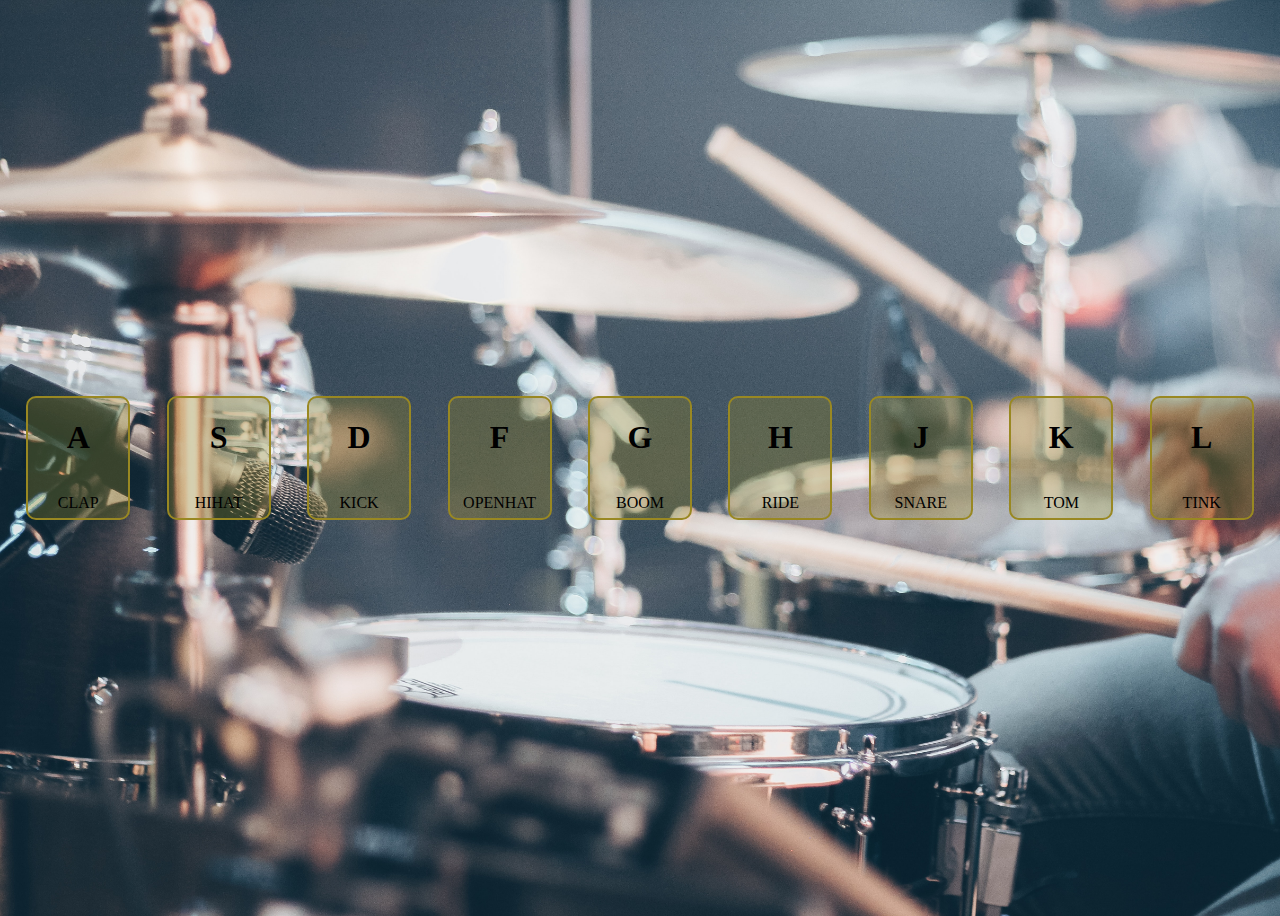
<file: 01-DrumKit/index.html>
<!DOCTYPE html>
<html lang="en">

<head>
    <meta charset="UTF-8">
    <meta name="viewport" content="width=device-width, initial-scale=1.0">
    <meta http-equiv="X-UA-Compatible" content="ie=edge">
    <link rel="stylesheet" href="style.css" />


    <title>Drum Kit</title>

</head>

<body onkeypress="keyEvent(event);">

    <div class="container">
        <div class="box" id="A">
            <h1 class="title">A</h1>
            <P>CLAP</P>
        </div>
        <div class="box" id="S">
            <h1>S</h1>
            <P>HIHAT</P>
        </div>
        <div class="box" id="D">
            <h1>D</h1>
            <P>KICK</P>
        </div>
        <div class="box" id="F">
            <h1>F</h1>
            <P>OPENHAT</P>
        </div>
        <div class="box" id="G">
            <h1>G</h1>
            <P>BOOM</P>
        </div>
        <div class="box" id="H">
            <h1>H</h1>
            <P>RIDE</P>
        </div>
        <div class="box" id="J">
            <h1>J</h1>
            <P>SNARE</P>
        </div>
        <div class="box" id="K">
            <h1>K</h1>
            <P>TOM</P>
        </div>
        <div class="box" id="L">
            <h1>L</h1>
            <P>TINK</P>
        </div>

    </div>

    <script src="script.js"></script>

</body>

</html>
</file>
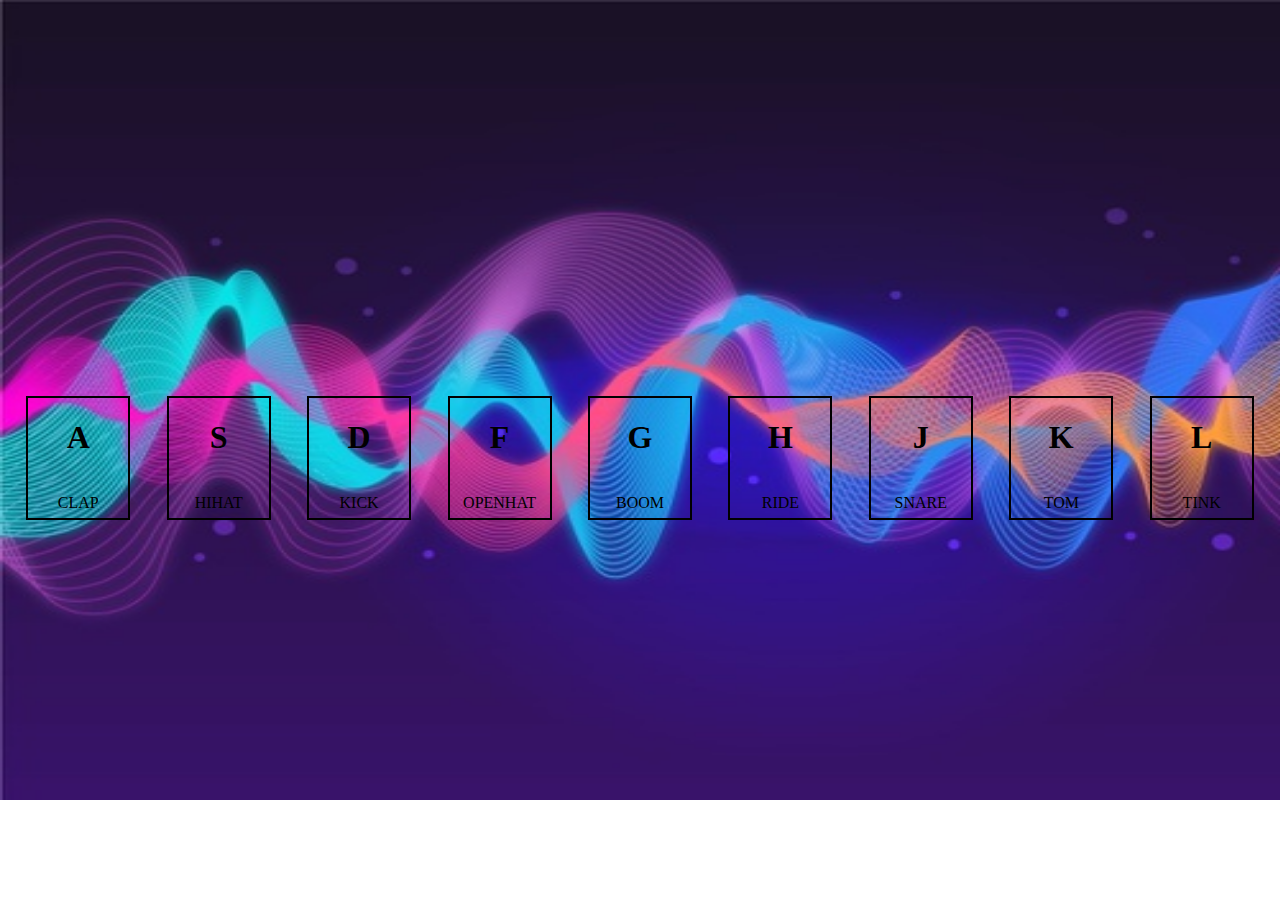
<file: DrumKit/index.html>
<!DOCTYPE html>
<html lang="en">
<head>
    <meta charset="UTF-8">
    <meta name="viewport" content="width=device-width, initial-scale=1.0">
    <meta http-equiv="X-UA-Compatible" content="ie=edge">
    <link rel="stylesheet" href="style.css"/>
    <title>Drum Kit</title>
   
</head>
<body onkeypress="keyEvent(event);">

    <div class="keys">
        <div class="box" id="A" ><h1 class="title">A</h1><P>CLAP</P></div>
        <div class="box" id="S" ><h1>S</h1><P>HIHAT</P></div>
        <div class="box" id="D" ><h1>D</h1><P>KICK</P></div>
        <div class="box" id="F" ><h1>F</h1><P>OPENHAT</P></div>
        <div class="box" id="G" ><h1>G</h1><P>BOOM</P></div>
        <div class="box" id="H" ><h1>H</h1><P>RIDE</P></div>
        <div class="box" id="J" ><h1>J</h1><P>SNARE</P></div>
        <div class="box" id="K" ><h1>K</h1><P>TOM</P></div>
        <div class="box" id="L" ><h1>L</h1><P>TINK</P></div>
       
    </div>



<script src="script.js">s</script>


</body>
</html>
</file>
<file: 01-DrumKit/style.css>
body {
  background-image: url(img/battery.jpg);
  background-size: cover;
  
}

.container {
  display: flex;
  justify-content: space-around;
  align-items: center;
  min-height: 100vh;
}

.box {
  background-color: rgba(153, 136,34, 0.3);
  display: flex;
  border: solid 2px rgb(153, 136,34);
  border-radius: 10px;
  color: black;
  width: 100px;
  height: 120px;
  min-width: 100px;
  min-height: 100px;
  align-items: center;
  text-align: center;
  flex-direction: column;
  transition: all 0.07s ease;
}
.box-active{
    background-color: rgb(51, 222, 219);
    display: flex;
    border: solid 2px rgb(94, 129, 129);
    border-radius: 10px;
    color: black;
    width: 100px;
    height: 120px;
    min-width: 100px;
    min-height: 100px;
    align-items: center;
    text-align: center;
    flex-direction: column;
    transition: all 0.07s ease;
}
</file>
<file: DrumKit/style.css>
body {
    background-image: url(img/img.jpg);
    background-size: 1600px 800px;
    background-repeat: no-repeat;
}

.keys{
    display: flex;
    justify-content: space-around;
    align-items: center;
    min-height: 100vh;
   
   
}

.box {
    display: flex;
    border: solid 2px black; 
    color:black;
    width: 100px;
    height: 120px;
    min-width: 100px;
    min-height: 100px;
    align-items: center;
    flex-direction: column;
    transition: all .07s ease;
    
}
</file>
